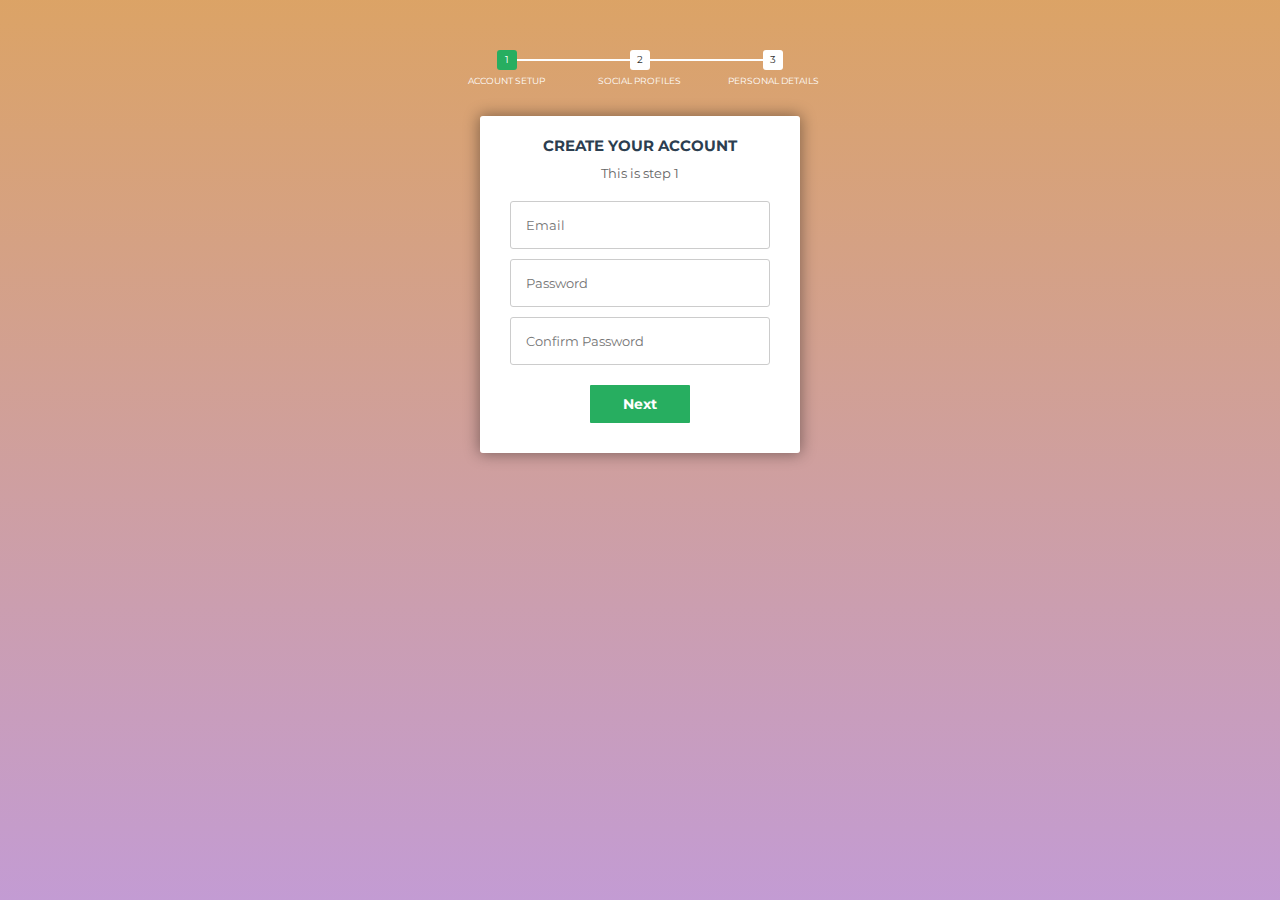
<file: custom Quote form2/index.html>
<!DOCTYPE html>
<html lang="en">
<head>
    <meta charset="UTF-8">
    <meta name="viewport" content="width=device-width, initial-scale=1.0">
    <title>Document</title>

    <link rel="stylesheet" href="./style.css">
    <script src="https://cdnjs.cloudflare.com/ajax/libs/jquery/3.7.1/jquery.min.js" integrity="sha512-v2CJ7UaYy4JwqLDIrZUI/4hqeoQieOmAZNXBeQyjo21dadnwR+8ZaIJVT8EE2iyI61OV8e6M8PP2/4hpQINQ/g==" crossorigin="anonymous" referrerpolicy="no-referrer"></script>
</head>
<body>
    

    <!-- multistep form -->
<form id="msform">
    <!-- progressbar -->
    <ul id="progressbar">
      <li class="active">Account Setup</li>
      <li>Social Profiles</li>
      <li>Personal Details</li>
    </ul>
    <!-- fieldsets -->
    <fieldset>
      <h2 class="fs-title">Create your account</h2>
      <h3 class="fs-subtitle">This is step 1</h3>
      <input type="text" name="email" placeholder="Email" />
      <input type="password" name="pass" placeholder="Password" />
      <input type="password" name="cpass" placeholder="Confirm Password" />
      <input type="button" name="next" class="next action-button" value="Next" />
    </fieldset>
    <fieldset>
      <h2 class="fs-title">Social Profiles</h2>
      <h3 class="fs-subtitle">Your presence on the social network</h3>
      <input type="text" name="twitter" placeholder="Twitter" />
      <input type="text" name="facebook" placeholder="Facebook" />
      <input type="text" name="gplus" placeholder="Google Plus" />
      <input type="button" name="previous" class="previous action-button" value="Previous" />
      <input type="button" name="next" class="next action-button" value="Next" />
    </fieldset>
    <fieldset>
      <h2 class="fs-title">Personal Details</h2>
      <h3 class="fs-subtitle">We will never sell it</h3>
      <input type="text" name="fname" placeholder="First Name" />
      <input type="text" name="lname" placeholder="Last Name" />
      <input type="text" name="phone" placeholder="Phone" />
      <textarea name="address" placeholder="Address"></textarea>
      <input type="button" name="previous" class="previous action-button" value="Previous" />
      <a href="https://twitter.com/GoktepeAtakan" class="submit action-button" target="_top">Submit</a>
    </fieldset>
  </form>


</body>
<script>
    
//jQuery time
var current_fs, next_fs, previous_fs; //fieldsets
var left, opacity, scale; //fieldset properties which we will animate
var animating; //flag to prevent quick multi-click glitches

$(".next").click(function(){
	if(animating) return false;
	animating = true;
	
	current_fs = $(this).parent();
	next_fs = $(this).parent().next();
	
	//activate next step on progressbar using the index of next_fs
	$("#progressbar li").eq($("fieldset").index(next_fs)).addClass("active");
	
	//show the next fieldset
	next_fs.show(); 
	//hide the current fieldset with style
	current_fs.animate({opacity: 0}, {
		step: function(now, mx) {
			//as the opacity of current_fs reduces to 0 - stored in "now"
			//1. scale current_fs down to 80%
			scale = 1 - (1 - now) * 0.2;
			//2. bring next_fs from the right(50%)
			left = (now * 50)+"%";
			//3. increase opacity of next_fs to 1 as it moves in
			opacity = 1 - now;
			current_fs.css({
        'transform': 'scale('+scale+')',
        'position': 'absolute'
      });
			next_fs.css({'left': left, 'opacity': opacity});
		}, 
		duration: 800, 
		complete: function(){
			current_fs.hide();
			animating = false;
		}, 
		//this comes from the custom easing plugin
		easing: 'easeInOutBack'
	});
});

$(".previous").click(function(){
	if(animating) return false;
	animating = true;
	
	current_fs = $(this).parent();
	previous_fs = $(this).parent().prev();
	
	//de-activate current step on progressbar
	$("#progressbar li").eq($("fieldset").index(current_fs)).removeClass("active");
	
	//show the previous fieldset
	previous_fs.show(); 
	//hide the current fieldset with style
	current_fs.animate({opacity: 0}, {
		step: function(now, mx) {
			//as the opacity of current_fs reduces to 0 - stored in "now"
			//1. scale previous_fs from 80% to 100%
			scale = 0.8 + (1 - now) * 0.2;
			//2. take current_fs to the right(50%) - from 0%
			left = ((1-now) * 50)+"%";
			//3. increase opacity of previous_fs to 1 as it moves in
			opacity = 1 - now;
			current_fs.css({'left': left});
			previous_fs.css({'transform': 'scale('+scale+')', 'opacity': opacity});
		}, 
		duration: 800, 
		complete: function(){
			current_fs.hide();
			animating = false;
		}, 
		//this comes from the custom easing plugin
		easing: 'easeInOutBack'
	});
});


</script>
</html>
</file>
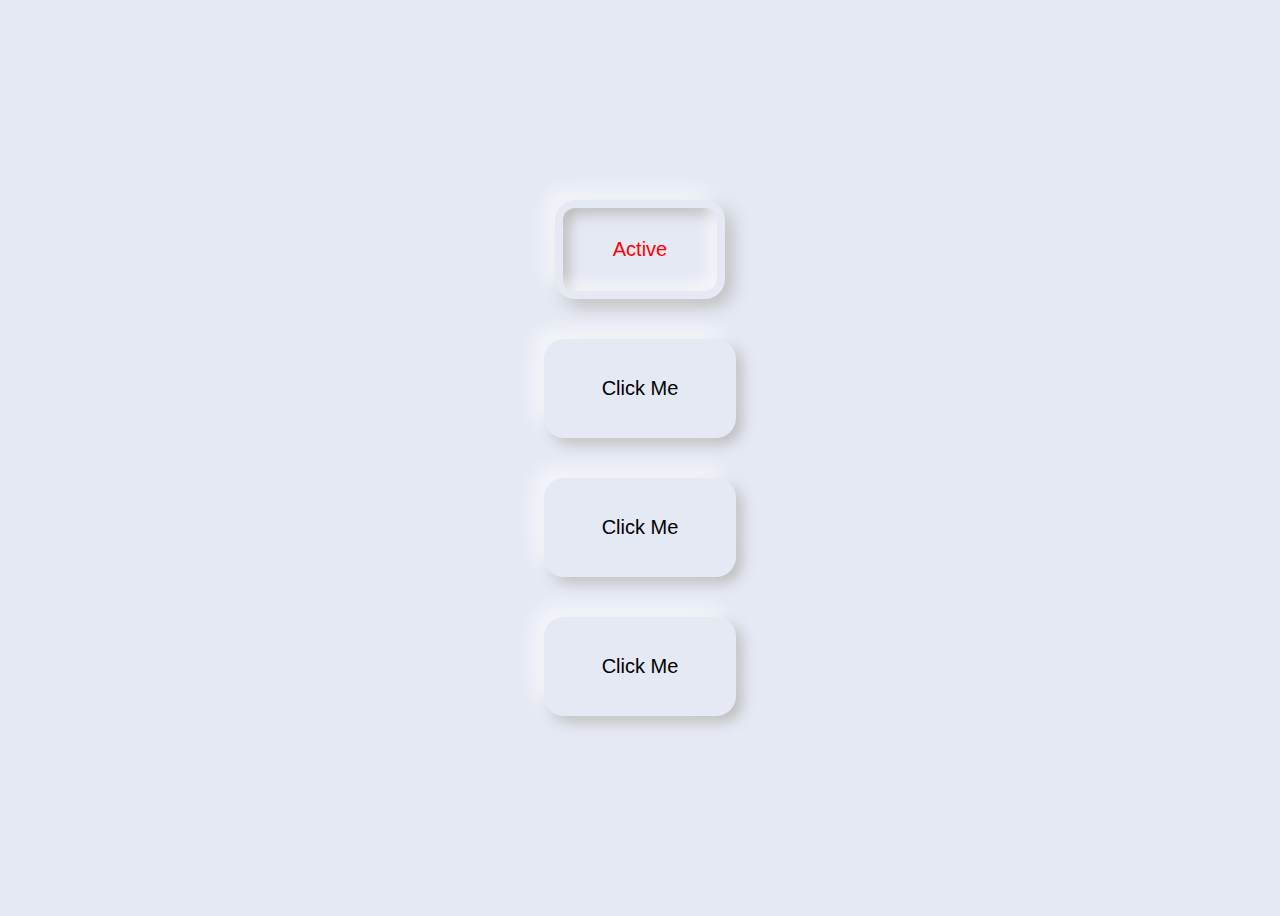
<file: Neumorphic buttons/index.html>
<!DOCTYPE html>
<html lang="en">

<head>
    <meta charset="UTF-8">
    <meta name="viewport" content="width=device-width, initial-scale=1.0">
    <title>Document</title>
</head>
<style>
    body {
        display: flex;
        flex-direction: column;
        justify-content: center;
        align-items: center;
        height: 100vh;
        background: #e5e9f4;
    }

    button.Neumorphic-btn {
        padding: 30px 50px;
        font-size: 20px;
        background: #e5e9f4;
        border-radius: 20px;
        box-shadow: -10px -10px 20px #ffffffa1, 6px 6px 14px #bcbcbc;
        border: 8px solid transparent;
        transition: 0.2s all;
        margin: 20px 0px;
    }
    button.active {
        padding: 30px 50px;
        font-size: 20px;
        background: #e5e9f4;
        border-radius: 20px;
        color: red !important;
        box-shadow: inset -8px -8px 14px #ffffffa1, inset 6px 6px 14px #bcbcbc, -10px -10px 20px #ffffffa1, 7px 7px 18px #bcbcbc;
        border: 8px solid transparent;
        transition: 0.2s all;
        margin: 20px 0px;
    }

    button.Neumorphic-btn:Hover {
        scale: 1.1;
        color: red !important;
    }
    button.Neumorphic-btn:active {
    box-shadow: inset -8px -8px 14px #ffffffa1, inset 6px 6px 14px #bcbcbc, -10px -10px 20px #ffffffa1, 7px 7px 18px #bcbcbc;
    color: red !important;
    }
</style>

<body>
    <button class="Neumorphic-btn active">Active</button>
    <button class="Neumorphic-btn">Click Me</button>
    <button class="Neumorphic-btn">Click Me</button>
    <button class="Neumorphic-btn">Click Me</button>
</body>

</html>
</file>
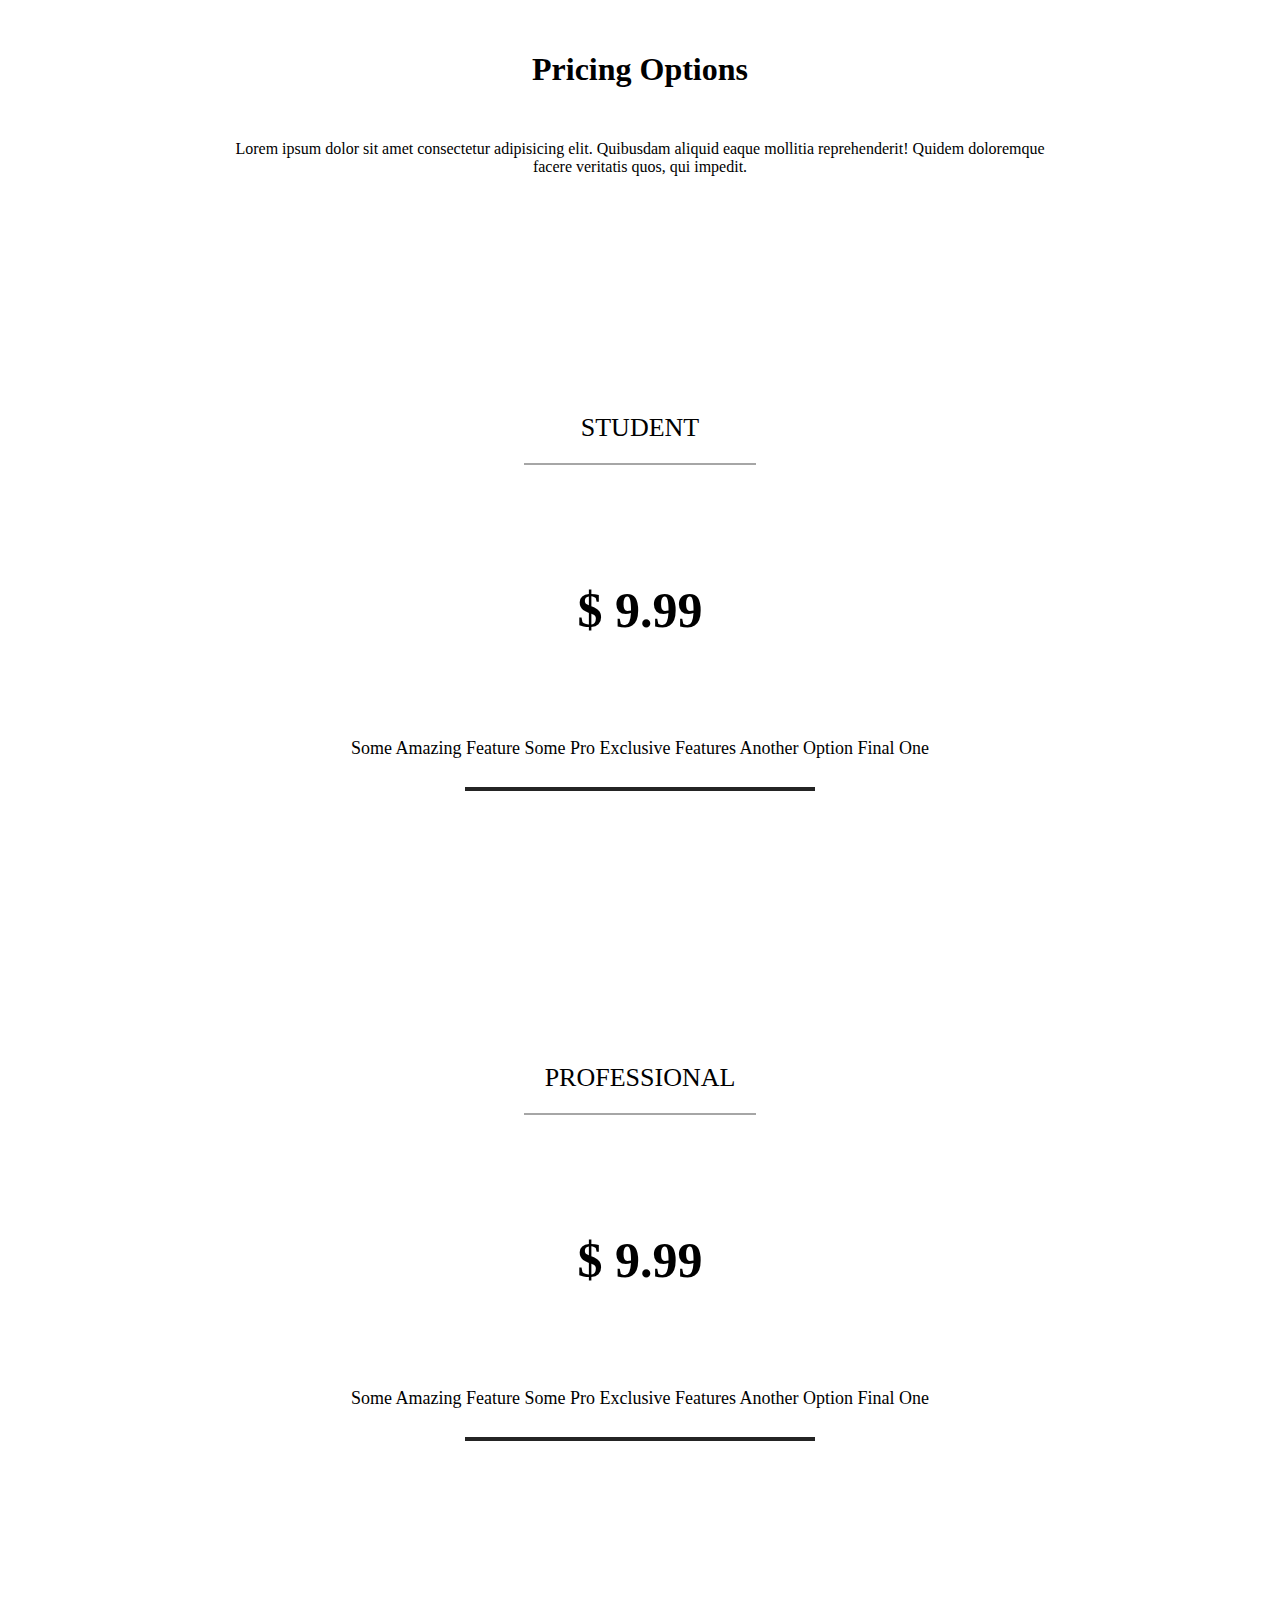
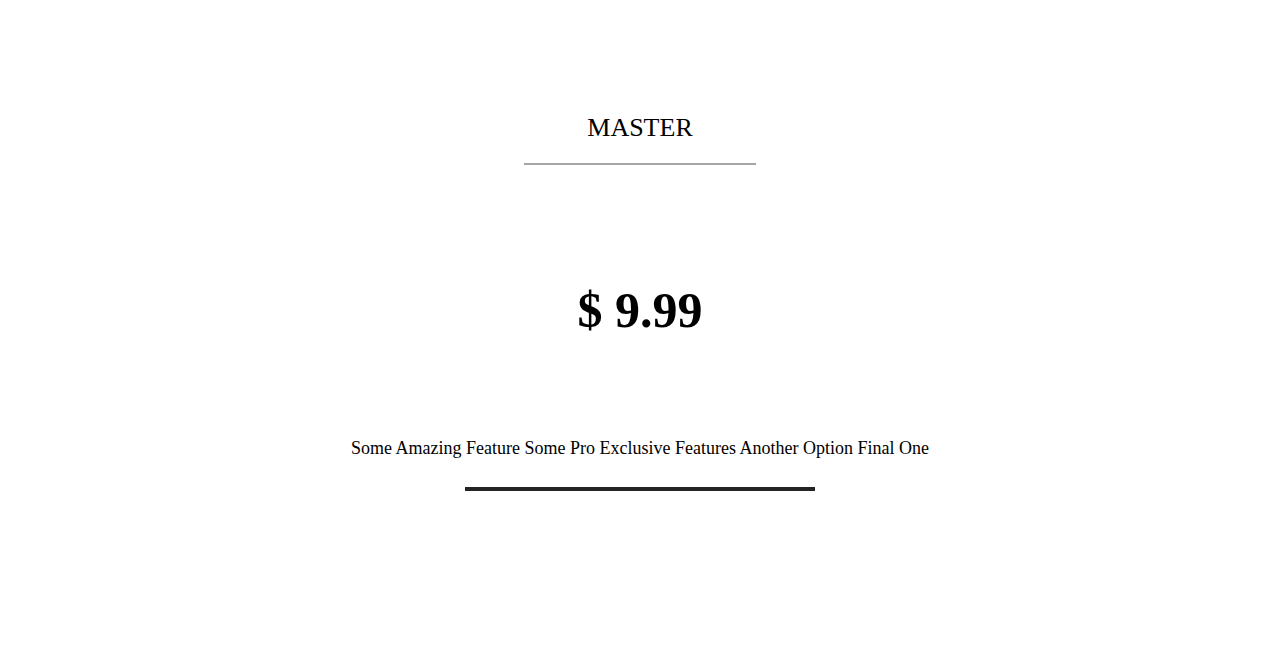
<file: price listing tabs/index.html>
<!DOCTYPE html>
<html lang="en">

<head>
    <meta charset="UTF-8">
    <meta name="viewport" content="width=device-width, initial-scale=1.0">
    <title>Document</title>

    <!-- bootstrap -->
    <link href="https://cdn.jsdelivr.net/npm/bootstrap@5.0.2/dist/css/bootstrap.min.css" rel="stylesheet"
        integrity="sha384-EVSTQN3/azprG1Anm3QDgpJLIm9Nao0Yz1ztcQTwFspd3yD65VohhpuuCOmLASjC" crossorigin="anonymous">
</head>

<style>
    .price-tabs {
        border-radius: 20px;
        height: 550px;
        display: flex;
        justify-content: center;
        flex-direction: column;
        text-align: center;
        padding: 50px 50px;
        transition: 0.4s all;
        position: relative;
    }

    .price-tabs:hover {
        background: #242424;
        color: #fff;
    }


    h4.tabs-title {
        font-size: 26px;
        padding: 20px 0px;
        font-weight: 400;
    }

    h4.tabs-title:after {
        content: " ";
        display: block;
        height: 2px;
        width: 20%;
        background: #a6a6a6;
        margin: 0 auto;
        margin-top: 20px;
    }

    h2.tabs-price {
        font-size: 50px;
        font-weight: 700;
        padding: 20px 0px;
    }

    p.tebs-para {
        font-size: 18px;
        font-weight: 400;
        padding: 20px 0px;
    }

    a.theme-btn {
        background: #f4f4f4;
        text-decoration: none;
        color: #000;
        font-size: 16px;
        font-weight: 500;
        padding: 14px;
        width: 45%;
        margin: 0 auto;
        opacity: 0;
        transition: 0.4s all;
    }

    p.tebs-para:after {
        content: " ";
        height: 4px;
        width: 30%;
        display: block;
        background: #242424;
        margin: 0 auto;
        margin-top: 28px;
    }

    .price-tabs:hover a.theme-btn {
        opacity: 100;
    }

    /* .price-tabs.professional-tb:hover:before {
        content: "";
        clip-path: polygon(71% 0, 83% 9%, 71% 9%, 71% 100%, 48% 82%, 25% 100%, 25% 0);
        height: 163px !important;
        background: #ff4230;
        width: 120px;
        position: absolute;
        top: -15px;
        left: 0;
        transition: 0.6s all;
    } */
    .red-rib {
        clip-path: polygon(71% 0, 83% 9%, 71% 9%, 71% 100%, 48% 82%, 25% 100%, 25% 0);
        background: #ef0000;
        position: absolute;
        top: -17px;
        left: 0;
        height: 190px;
        width: 127px;
        opacity: 0;
        transition: 0.2s all;
    }

    .price-tabs.professional-tb:hover .red-rib {
        opacity: 100;
    }

    .rib-text {
        rotate: 270deg;
        margin-top: 62px;
    }

    .rib-text span {
        color: #fff;
        font-size: 23px;
        font-weight: 600;
        letter-spacing: 2px;
    }

    .head-text {
        text-align: center;
        padding: 0px 220px 100px 220px;
    }

    .head-text h1 {
        padding: 30px 0px;
    }
</style>

<body>
    <section class="container">
        <div class="row">
            <div class="col-lg-12">
                <div class="head-text">
                    <h1>Pricing Options</h1>
                    <p>Lorem ipsum dolor sit amet consectetur adipisicing elit. Quibusdam aliquid eaque mollitia
                        reprehenderit! Quidem doloremque facere veritatis quos, qui impedit.</p>
                </div>
            </div>
        </div>
        <div class="row">
            <div class="col-lg-4">
                <div class="price-tabs student-tb">
                    <h4 class="tabs-title">STUDENT</h4>
                    <h2 class="tabs-price">$ 9.99</h2>
                    <p class="tebs-para">Some Amazing Feature Some Pro Exclusive Features Another Option Final One</p>
                    <a class="theme-btn">I WANT IT</a>
                </div>
            </div>
            <div class="col-lg-4">
                <div class="price-tabs professional-tb">
                    <h4 class="tabs-title">PROFESSIONAL</h4>
                    <h2 class="tabs-price">$ 9.99</h2>
                    <p class="tebs-para">Some Amazing Feature Some Pro Exclusive Features Another Option Final One</p>
                    <a class="theme-btn">I WANT IT</a>
                    <div class="red-rib">
                        <div class="rib-text">
                            <span>Best</span>
                        </div>
                    </div>
                </div>
            </div>
            <div class="col-lg-4">
                <div class="price-tabs master-tb">
                    <h4 class="tabs-title">MASTER</h4>
                    <h2 class="tabs-price">$ 9.99</h2>
                    <p class="tebs-para">Some Amazing Feature Some Pro Exclusive Features Another Option Final One</p>
                    <a class="theme-btn">I WANT IT</a>
                </div>
            </div>
        </div>
    </section>

    <!-- bootstrap -->
    <script src="https://cdn.jsdelivr.net/npm/bootstrap@5.0.2/dist/js/bootstrap.bundle.min.js"
        integrity="sha384-MrcW6ZMFYlzcLA8Nl+NtUVF0sA7MsXsP1UyJoMp4YLEuNSfAP+JcXn/tWtIaxVXM"
        crossorigin="anonymous"></script>
    <script src="https://cdn.jsdelivr.net/npm/@popperjs/core@2.9.2/dist/umd/popper.min.js"
        integrity="sha384-IQsoLXl5PILFhosVNubq5LC7Qb9DXgDA9i+tQ8Zj3iwWAwPtgFTxbJ8NT4GN1R8p"
        crossorigin="anonymous"></script>
    <script src="https://cdn.jsdelivr.net/npm/bootstrap@5.0.2/dist/js/bootstrap.min.js"
        integrity="sha384-cVKIPhGWiC2Al4u+LWgxfKTRIcfu0JTxR+EQDz/bgldoEyl4H0zUF0QKbrJ0EcQF"
        crossorigin="anonymous"></script>

</body>

<script>

</script>

</html>
</file>
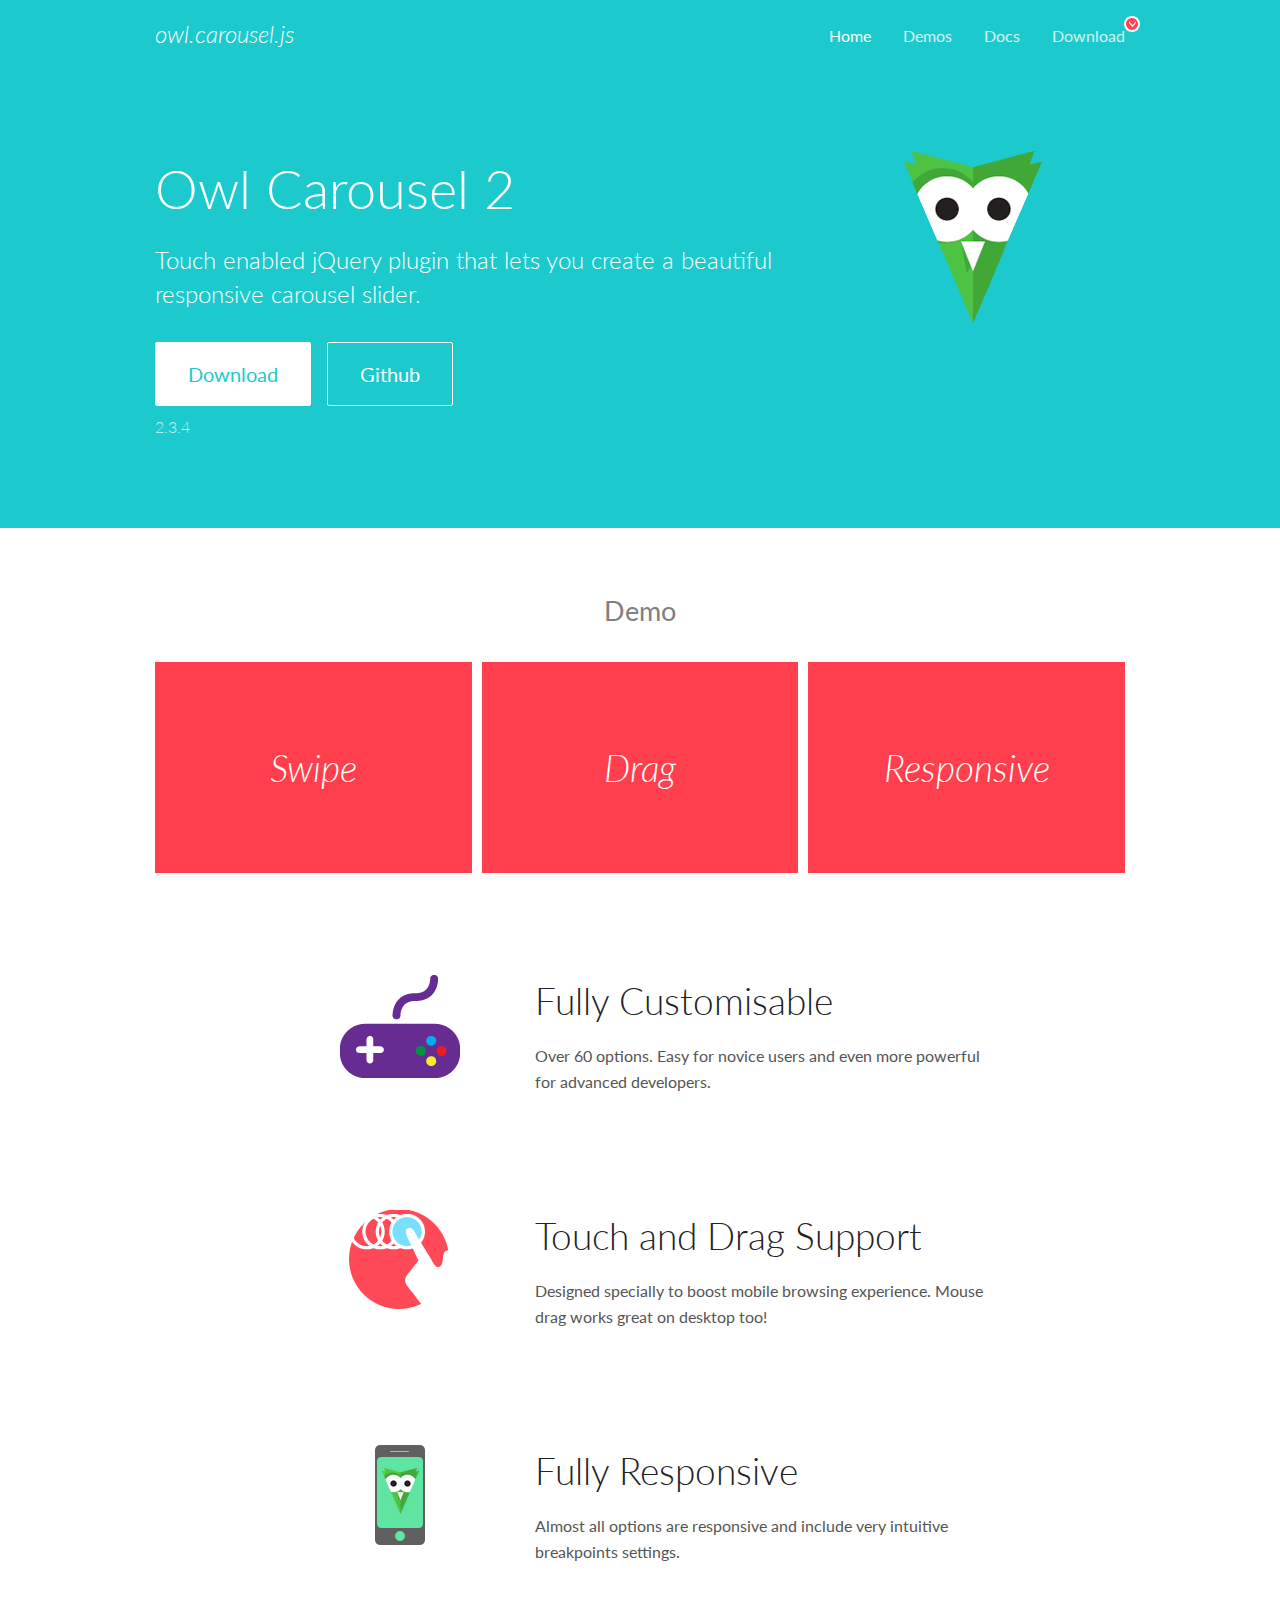
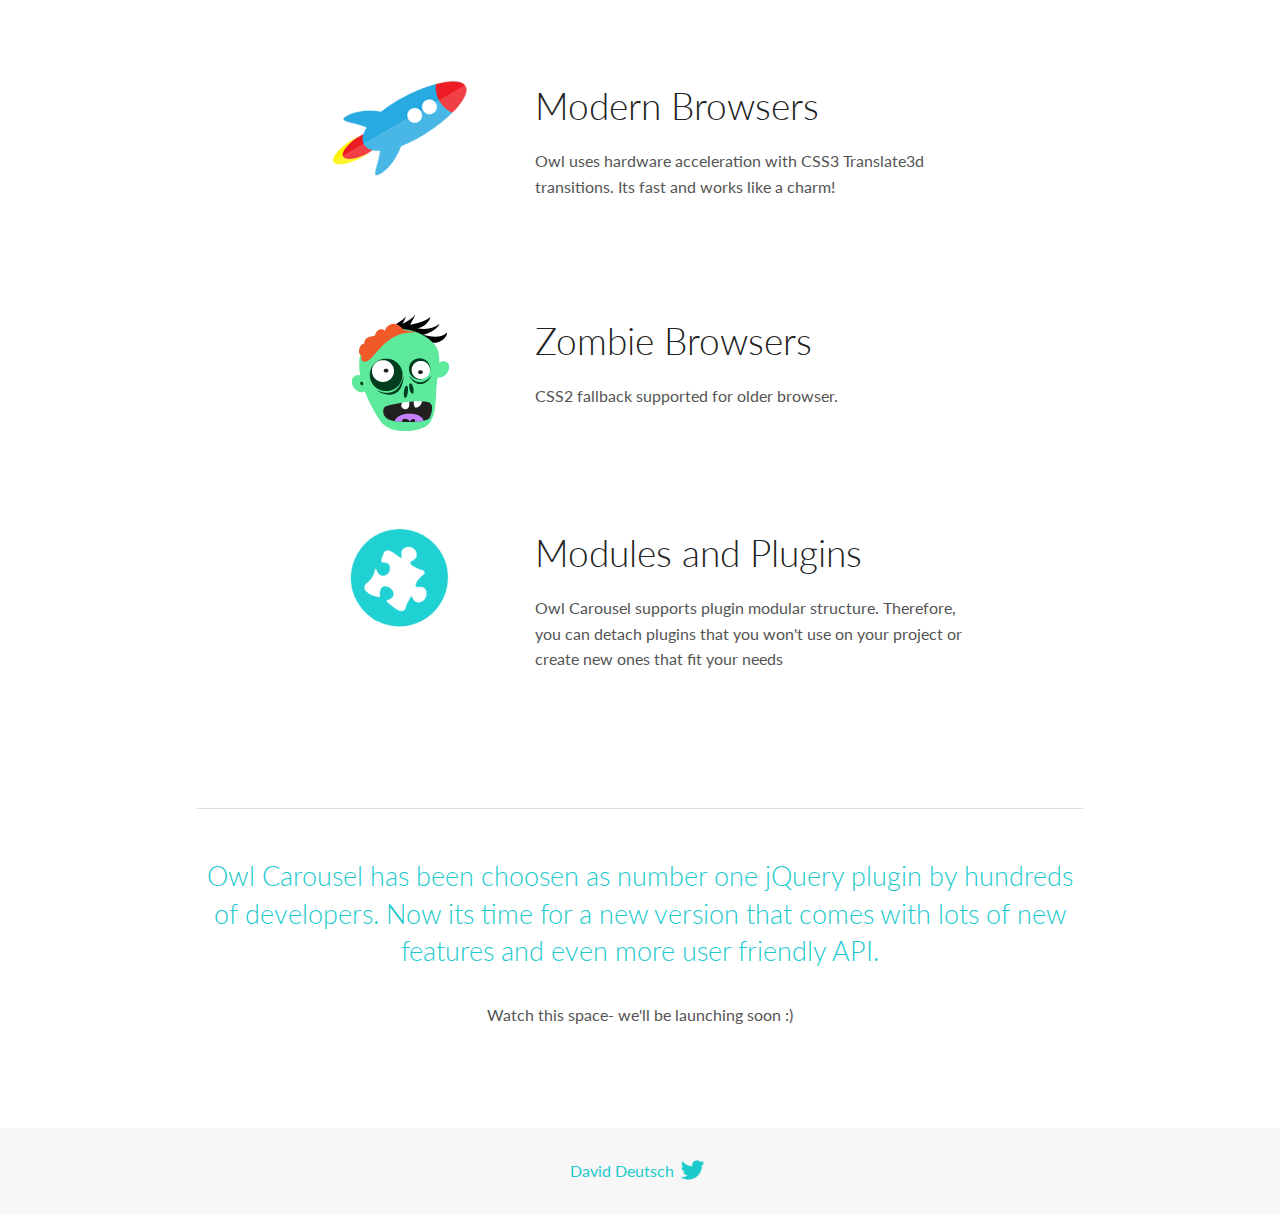
<file: First Baptist Church of Clearlake/vendores/owl slider/OwlCarousel2-2.3.4/docs/index.html>
<!DOCTYPE html>
<html lang="en">
  <head>

    <!-- head -->
    <meta charset="utf-8">
    <meta name="msapplication-tap-highlight" content="no" />
    <meta name="viewport" content="width=device-width, initial-scale=1.0" />
    <meta name="description" content="Touch enabled jQuery plugin that lets you create beautiful responsive carousel slider.">
    <meta name="author" content="David Deutsch">
    <title>
      Home | Owl Carousel | 2.3.4
    </title>

    <!-- Stylesheets -->
    <link href='https://fonts.googleapis.com/css?family=Lato:300,400,700,400italic,300italic' rel='stylesheet' type='text/css'>
    <link rel="stylesheet" href="assets/css/docs.theme.min.css">

    <!-- Owl Stylesheets -->
    <link rel="stylesheet" href="assets/owlcarousel/assets/owl.carousel.min.css">
    <link rel="stylesheet" href="assets/owlcarousel/assets/owl.theme.default.min.css">

    <!-- HTML5 shim and Respond.js IE8 support of HTML5 elements and media queries -->

    <!--[if lt IE 9]>
      <script src="https://oss.maxcdn.com/libs/html5shiv/3.7.0/html5shiv.js"></script>
      <script src="https://oss.maxcdn.com/libs/respond.js/1.3.0/respond.min.js"></script>
    <![endif]-->

    <!-- Favicons -->
    <link rel="apple-touch-icon-precomposed" sizes="144x144" href="assets/ico/apple-touch-icon-144-precomposed.png">
    <link rel="shortcut icon" href="assets/ico/favicon.png">
    <link rel="shortcut icon" href="favicon.ico">

    <!-- Yeah i know js should not be in header. Its required for demos.-->

    <!-- javascript -->
    <script src="assets/vendors/jquery.min.js"></script>
    <script src="assets/owlcarousel/owl.carousel.js"></script>
  </head>
  <body>

    <!-- header -->
    <header class="header">
      <div class="row">
        <div class="large-12 columns">
          <div class="brand left">
            <h3>
              <a href="/OwlCarousel2/">owl.carousel.js</a> 
            </h3>
          </div>
          <a id="toggle-nav" class="right">
            <span></span> <span></span> <span></span> 
          </a> 
          <div class="nav-bar">
            <ul class="clearfix">
              <li class="active">
                <a href="/OwlCarousel2/index.html">Home</a> 
              </li>
              <li> <a href="/OwlCarousel2/demos/demos.html">Demos</a>  </li>
              <li> <a href="/OwlCarousel2/docs/started-welcome.html">Docs</a>  </li>
              <li>
                <a href="https://github.com/OwlCarousel2/OwlCarousel2/archive/2.3.4.zip">Download</a> 
                <span class="download"></span> 
              </li>
            </ul>
          </div>
        </div>
      </div>
    </header>

    <!-- home panel -->
    <section id="hero">
      <div class="row">
        <div class="large-8 medium-8 columns">
          <h1>Owl Carousel 2</h1>
          <h4>Touch enabled jQuery plugin that lets you create a beautiful responsive carousel slider.</h4>
          <a href="https://github.com/OwlCarousel2/OwlCarousel2/archive/2.3.4.zip" class="hero-button">Download</a> 
          <a href="https://github.com/OwlCarousel2/OwlCarousel2" class="hero-button outline">Github</a> 
          <p>2.3.4</p>
        </div>
        <div class="large-4 medium-4 columns">
          <img class="owl-logo" src="assets/img/owl-logo.png" alt="mr. Owl">
        </div>
      </div>
    </section>

    <!-- body -->
    <div class="home-demo">
      <div class="row">
        <div class="large-12 columns">
          <h3>Demo</h3>
          <div class="owl-carousel">
            <div class="item">
              <h2>Swipe</h2>
            </div>
            <div class="item">
              <h2>Drag</h2>
            </div>
            <div class="item">
              <h2>Responsive</h2>
            </div>
            <div class="item">
              <h2>CSS3</h2>
            </div>
            <div class="item">
              <h2>Fast</h2>
            </div>
            <div class="item">
              <h2>Easy</h2>
            </div>
            <div class="item">
              <h2>Free</h2>
            </div>
            <div class="item">
              <h2>Upgradable</h2>
            </div>
            <div class="item">
              <h2>Tons of options</h2>
            </div>
            <div class="item">
              <h2>Infinity</h2>
            </div>
            <div class="item">
              <h2>Auto Width</h2>
            </div>
          </div>
        </div>
      </div>
    </div>
    <script>
      var owl = $('.owl-carousel');
      owl.owlCarousel({
        margin: 10,
        loop: true,
        responsive: {
          0: {
            items: 1
          },
          600: {
            items: 2
          },
          1000: {
            items: 3
          }
        }
      })
    </script>

    <!-- features -->
    <div id="features">
      <div class="row">
        <div class="small-12 medium-9 small-centered columns">
          <section class="row feature">
            <div class="medium-4 small-12 columns">
              <img src="assets/img/feature-options.png" alt="">
            </div>
            <div class="medium-8 small-12 columns">
              <h2>Fully Customisable</h2>
              <p>Over 60 options. Easy for novice users and even more powerful for advanced developers.</p>
            </div>
          </section>
          <section class="row feature">
            <div class="medium-4 small-12 columns">
              <img src="assets/img/feature-drag.png" alt="">
            </div>
            <div class="medium-8 small-12 columns">
              <h2>Touch and Drag Support</h2>
              <p>Designed specially to boost mobile browsing experience. Mouse drag works great on desktop too!</p>
            </div>
          </section>
          <section class="row feature">
            <div class="medium-4 small-12 columns">
              <img src="assets/img/feature-responsive.png" alt="">
            </div>
            <div class="medium-8 small-12 columns">
              <h2>Fully Responsive</h2>
              <p>Almost all options are responsive and include very intuitive breakpoints settings.</p>
            </div>
          </section>
          <section class="row feature">
            <div class="medium-4 small-12 columns">
              <img src="assets/img/feature-modern.png" alt="">
            </div>
            <div class="medium-8 small-12 columns">
              <h2>Modern Browsers</h2>
              <p>Owl uses hardware acceleration with CSS3 Translate3d transitions. Its fast and works like a charm! </p>
            </div>
          </section>
          <section class="row feature">
            <div class="medium-4 small-12 columns">
              <img src="assets/img/feature-zombie.png" alt="">
            </div>
            <div class="medium-8 small-12 columns">
              <h2>Zombie Browsers</h2>
              <p>CSS2 fallback supported for older browser.</p>
            </div>
          </section>
          <section class="row feature">
            <div class="medium-4 small-12 columns">
              <img src="assets/img/feature-module.png" alt="">
            </div>
            <div class="medium-8 small-12 columns">
              <h2>Modules and Plugins</h2>
              <p>Owl Carousel supports plugin modular structure. Therefore, you can detach plugins that you won&#x27;t use on your project or create new ones that fit your needs</p>
            </div>
          </section>
        </div>
      </div>
    </div>

    <!-- footer -->
    <section id="teaser-text">
      <div class="row">
        <div class="small-12 medium-11 small-centered columns">
          <hr>
          <h3 id="owl-carousel-has-been-choosen-as-number-one-jquery-plugin-by-hundreds-of-developers-now-its-time-for-a-new-version-that-comes-with-lots-of-new-features-and-even-more-user-friendly-api-">Owl Carousel has been choosen as number one jQuery plugin by hundreds of developers. Now its time for a new version that comes with lots of new features and even more user friendly API.</h3>
          <p>Watch this space- we&#39;ll be launching soon :)</p>
        </div>
      </div>
    </section>

    <!-- footer -->
    <footer class="footer">
      <div class="row">
        <div class="large-12 columns">
          <h5>
            <a href="/OwlCarousel2/docs/support-contact.html">David Deutsch</a> 
            <a id="custom-tweet-button" href="https://twitter.com/share?url=https://github.com/OwlCarousel2/OwlCarousel2&text=Owl Carousel - This is so awesome! " target="_blank"></a> 
          </h5>
        </div>
      </div>
    </footer>

    <!-- vendors -->
    <script src="assets/vendors/highlight.js"></script>
    <script src="assets/js/app.js"></script>
  </body>
</html>
</file>
<file: custom Quote form2/style.css>
/*custom font*/
@import url(https://fonts.googleapis.com/css?family=Montserrat);

/*basic reset*/
* {margin: 0; padding: 0;}

html {
	height: 100%;
	/*Image only BG fallback*/
	
	/*background = gradient + image pattern combo*/
	background: 
		linear-gradient(rgba(196, 102, 0, 0.6), rgba(155, 89, 182, 0.6));
}

body {
	font-family: montserrat, arial, verdana;
}
/*form styles*/
#msform {
	width: 400px;
	margin: 50px auto;
	text-align: center;
	position: relative;
}
#msform fieldset {
	background: white;
	border: 0 none;
	border-radius: 3px;
	box-shadow: 0 0 15px 1px rgba(0, 0, 0, 0.4);
	padding: 20px 30px;
	box-sizing: border-box;
	width: 80%;
	margin: 0 10%;
	
	/*stacking fieldsets above each other*/
	position: relative;
}
/*Hide all except first fieldset*/
#msform fieldset:not(:first-of-type) {
	display: none;
}
/*inputs*/
#msform input, #msform textarea {
	padding: 15px;
	border: 1px solid #ccc;
	border-radius: 3px;
	margin-bottom: 10px;
	width: 100%;
	box-sizing: border-box;
	font-family: montserrat;
	color: #2C3E50;
	font-size: 13px;
}
/*buttons*/
#msform .action-button {
	width: 100px;
	background: #27AE60;
	font-weight: bold;
	color: white;
	border: 0 none;
	border-radius: 1px;
	cursor: pointer;
	padding: 10px;
	margin: 10px 5px;
  text-decoration: none;
  font-size: 14px;
}
#msform .action-button:hover, #msform .action-button:focus {
	box-shadow: 0 0 0 2px white, 0 0 0 3px #27AE60;
}
/*headings*/
.fs-title {
	font-size: 15px;
	text-transform: uppercase;
	color: #2C3E50;
	margin-bottom: 10px;
}
.fs-subtitle {
	font-weight: normal;
	font-size: 13px;
	color: #666;
	margin-bottom: 20px;
}
/*progressbar*/
#progressbar {
	margin-bottom: 30px;
	overflow: hidden;
	/*CSS counters to number the steps*/
	counter-reset: step;
}
#progressbar li {
	list-style-type: none;
	color: white;
	text-transform: uppercase;
	font-size: 9px;
	width: 33.33%;
	float: left;
	position: relative;
}
#progressbar li:before {
	content: counter(step);
	counter-increment: step;
	width: 20px;
	line-height: 20px;
	display: block;
	font-size: 10px;
	color: #333;
	background: white;
	border-radius: 3px;
	margin: 0 auto 5px auto;
}
/*progressbar connectors*/
#progressbar li:after {
	content: '';
	width: 100%;
	height: 2px;
	background: white;
	position: absolute;
	left: -50%;
	top: 9px;
	z-index: -1; /*put it behind the numbers*/
}
#progressbar li:first-child:after {
	/*connector not needed before the first step*/
	content: none; 
}
/*marking active/completed steps green*/
/*The number of the step and the connector before it = green*/
#progressbar li.active:before,  #progressbar li.active:after{
	background: #27AE60;
	color: white;
}
</file>
